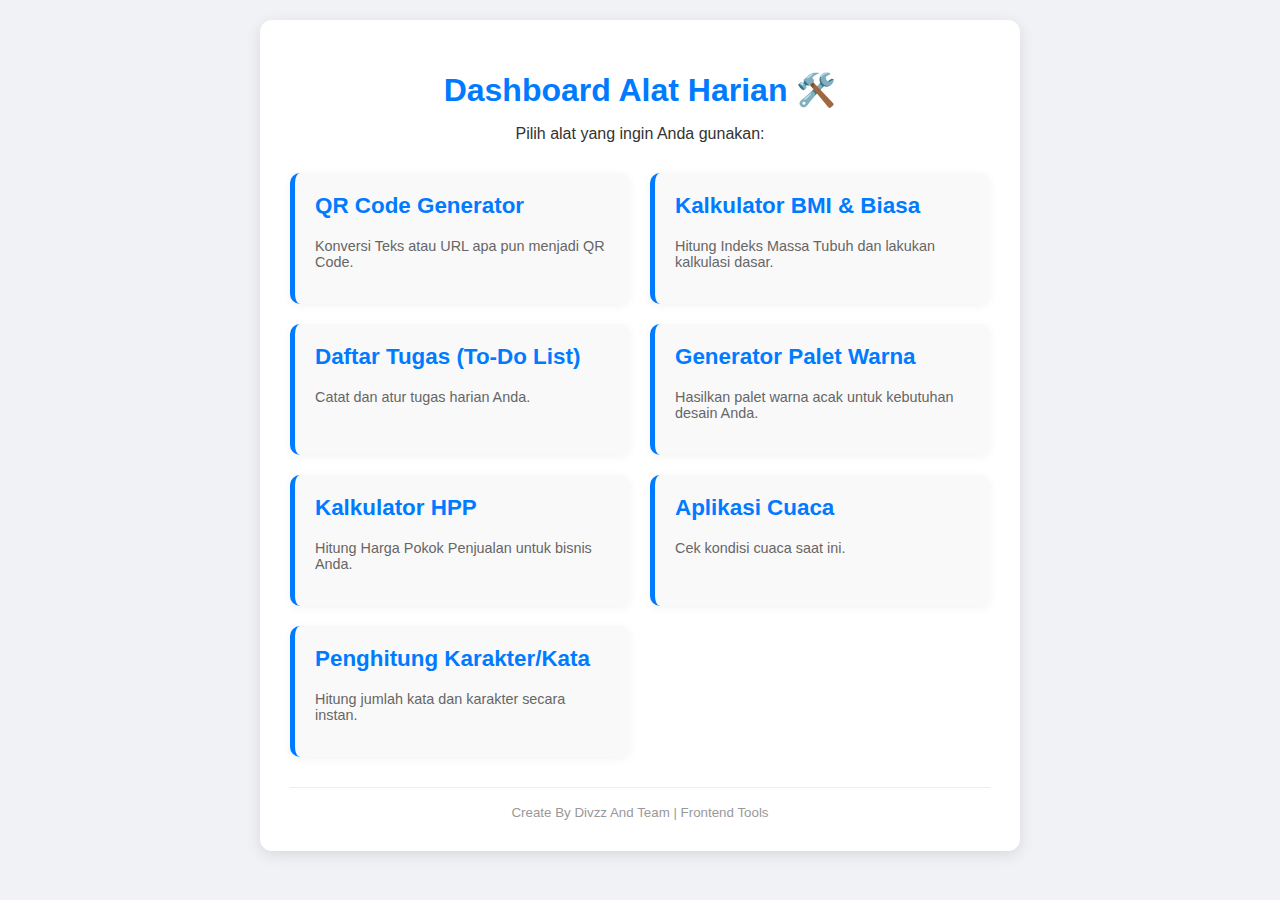
<file: index.html>
<!doctype html>
<html lang="id">
<head>
    <meta charset="utf-8" />
    <meta name="viewport" content="width=device-width,initial-scale=1" />
    <title>Dashboard Alat Berguna</title>
    <link rel="stylesheet" href="style.css">
</head>
<body>
    <main class="container welcome-page">
        <h1>Dashboard Alat Harian 🛠️</h1>
        <p>Pilih alat yang ingin Anda gunakan:</p>

        <div class="card-container">
            <a href="qr_generator.html" class="card">
                <h2>QR Code Generator</h2>
                <p>Konversi Teks atau URL apa pun menjadi QR Code.</p>
            </a>
            
            <a href="kalkulator_bmi.html" class="card">
                <h2>Kalkulator BMI & Biasa</h2>
                <p>Hitung Indeks Massa Tubuh dan lakukan kalkulasi dasar.</p>
            </a>

            <a href="to_do_list.html" class="card">
                <h2>Daftar Tugas (To-Do List)</h2>
                <p>Catat dan atur tugas harian Anda.</p>
            </a>
            
            <a href="color_generator.html" class="card">
                <h2>Generator Palet Warna</h2>
                <p>Hasilkan palet warna acak untuk kebutuhan desain Anda.</p>
            </a>

            <a href="hpp_calculator.html" class="card">
                <h2>Kalkulator HPP</h2>
                <p>Hitung Harga Pokok Penjualan untuk bisnis Anda.</p>
            </a>
            
            <a href="aplikasi_cuaca.html" class="card">
                <h2>Aplikasi Cuaca</h2>
                <p>Cek kondisi cuaca saat ini.</p>
            </a>

            <a href="text_counter.html" class="card">
                <h2>Penghitung Karakter/Kata</h2>
                <p>Hitung jumlah kata dan karakter secara instan.</p>
            </a>
        </div>

        <footer>
            <small>Create By Divzz And Team | Frontend Tools</small>
        </footer>
    </main>
</body>
</html>
</file>
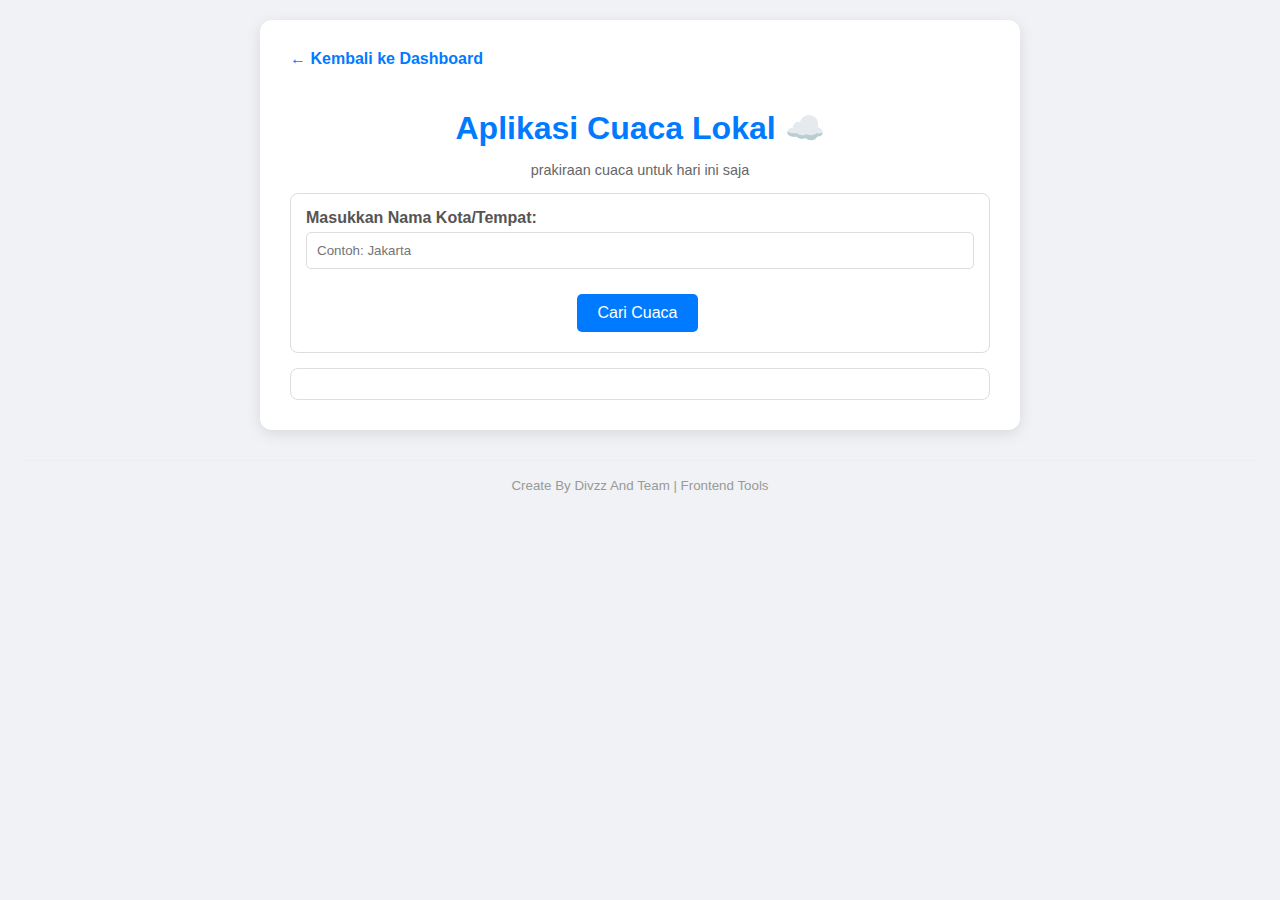
<file: aplikasi_cuaca.html>
<!doctype html>
<html lang="id">
<head>
    <meta charset="utf-8" />
    <meta name="viewport" content="width=device-width,initial-scale=1" />
    <title>Aplikasi Cuaca</title>
    <link rel="stylesheet" href="style.css">
</head>
<body>
    <main class="container">
        <a href="index.html" class="back-link">← Kembali ke Dashboard</a>
        <h1>Aplikasi Cuaca Lokal ☁️</h1>
        <p class="note">prakiraan cuaca untuk hari ini saja</p>

        <section class="controls">
            <div class="input-group">
                <label for="cityInput">Masukkan Nama Kota/Tempat:</label>
                <input type="text" id="cityInput" placeholder="Contoh: Jakarta" required>
            </div>
            <div class="actions">
                <button id="getWeatherBtn">Cari Cuaca</button>
            </div>
        </section>

        <section class="result">
            <div id="weatherResult" class="weather-card hidden">
                <h2 id="cityName"></h2>
                <p id="temp"></p>
                <p id="description"></p>
                <p id="humidity"></p>
                <img id="weatherIcon" alt="Ikon Cuaca">
            </div>
            <div id="weatherError" class="note hidden"></div>
        </section>
    </main>
    <script src="script.js"></script>
    <footer>
        <small>Create By Divzz And Team | Frontend Tools</small>
    </footer>
</main>
</body>
</html>
</file>
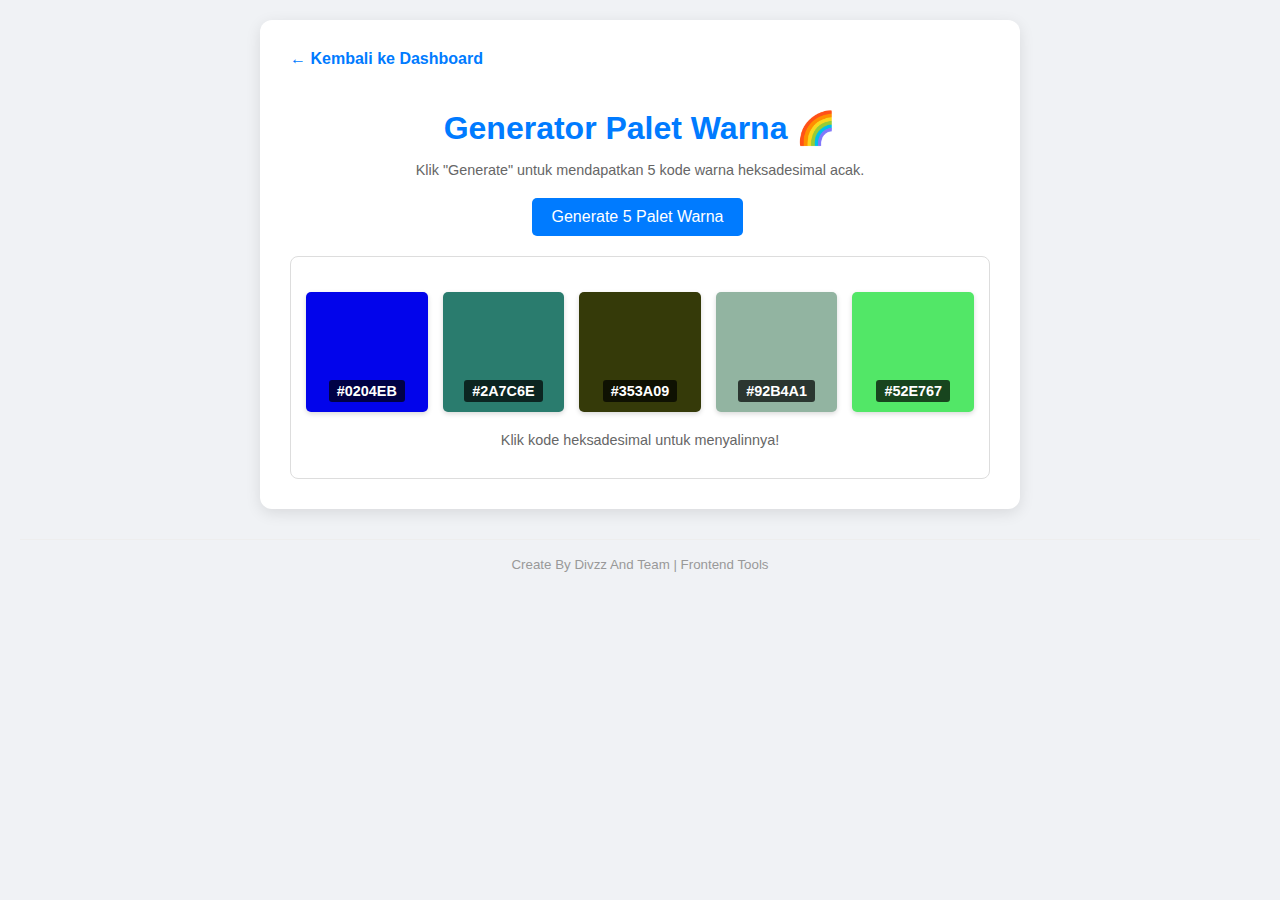
<file: color_generator.html>
<!doctype html>
<html lang="id">
<head>
    <meta charset="utf-8" />
    <meta name="viewport" content="width=device-width,initial-scale=1" />
    <title>Generator Palet Warna</title>
    <link rel="stylesheet" href="style.css">
</head>
<body>
    <main class="container">
        <a href="index.html" class="back-link">← Kembali ke Dashboard</a>
        <h1>Generator Palet Warna 🌈</h1>
        <p class="description">Klik "Generate" untuk mendapatkan 5 kode warna heksadesimal acak.</p>

        <section class="actions">
            <button id="generateColorBtn">Generate 5 Palet Warna</button>
        </section>

        <section class="result">
            <div id="colorPalette" class="color-palette-grid">
                </div>
            <p class="note" style="text-align: center; margin-top: 20px;">Klik kode heksadesimal untuk menyalinnya!</p>
        </section>
    </main>
    <script src="script.js"></script>
    <footer>
        <small>Create By Divzz And Team | Frontend Tools</small>
    </footer>
</main>
</body>
</html>
</file>
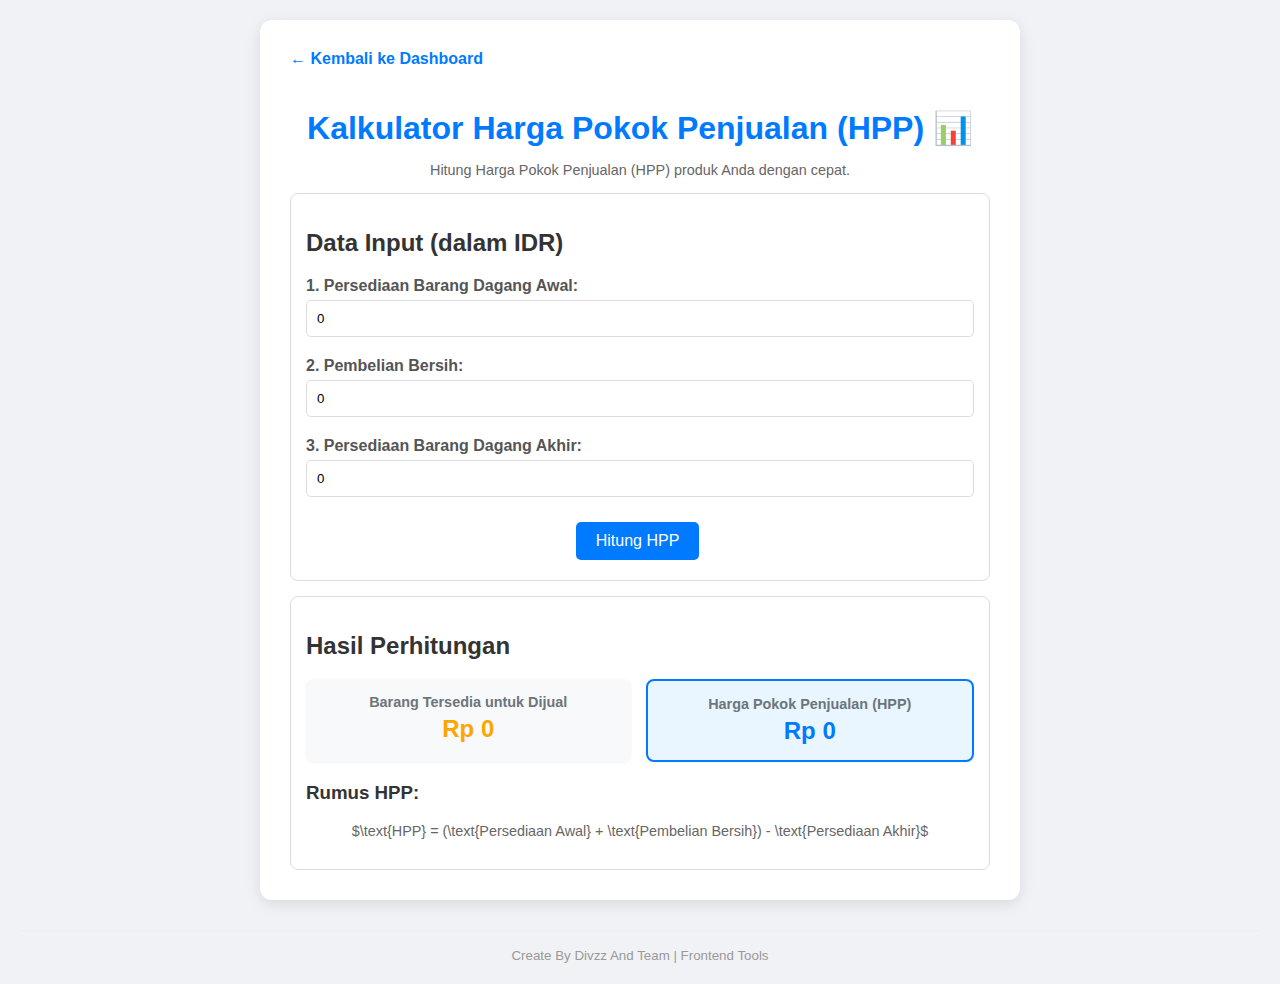
<file: hpp_calculator.html>
<!doctype html>
<html lang="id">
<head>
    <meta charset="utf-8" />
    <meta name="viewport" content="width=device-width,initial-scale=1" />
    <title>Kalkulator HPP</title>
    <link rel="stylesheet" href="style.css">
</head>
<body>
    <main class="container">
        <a href="index.html" class="back-link">← Kembali ke Dashboard</a>
        <h1>Kalkulator Harga Pokok Penjualan (HPP) 📊</h1>
        <p class="description">Hitung Harga Pokok Penjualan (HPP) produk Anda dengan cepat.</p>

        <section class="controls">
            <h2>Data Input (dalam IDR)</h2>
            <div class="input-group">
                <label for="persediaanAwal">1. Persediaan Barang Dagang Awal:</label>
                <input type="number" id="persediaanAwal" value="0" min="0" step="1000">
            </div>
            <div class="input-group">
                <label for="pembelianBersih">2. Pembelian Bersih:</label>
                <input type="number" id="pembelianBersih" value="0" min="0" step="1000">
            </div>
            <div class="input-group">
                <label for="persediaanAkhir">3. Persediaan Barang Dagang Akhir:</label>
                <input type="number" id="persediaanAkhir" value="0" min="0" step="1000">
            </div>
            
            <div class="actions">
                <button id="calculateHppBtn">Hitung HPP</button>
            </div>
            <p id="hppError" class="note hidden" style="color: red;"></p>
        </section>

        <section class="result">
            <h2>Hasil Perhitungan</h2>
            <div class="summary-grid">
                <div class="summary-card">
                    <h4>Barang Tersedia untuk Dijual</h4>
                    <p id="barangTersedia" class="value-highlight">IDR 0</p>
                </div>
                <div class="summary-card balance-card">
                    <h4>Harga Pokok Penjualan (HPP)</h4>
                    <p id="hppResult" class="balance-value">IDR 0</p>
                </div>
            </div>

            <h3>Rumus HPP:</h3>
            <p class="note">$\text{HPP} = (\text{Persediaan Awal} + \text{Pembelian Bersih}) - \text{Persediaan Akhir}$</p>
        </section>
    </main>
    <footer>
        <small>Create By Divzz And Team | Frontend Tools</small>
    </footer>
    <script src="script.js"></script>
</body>
</html>
</file>
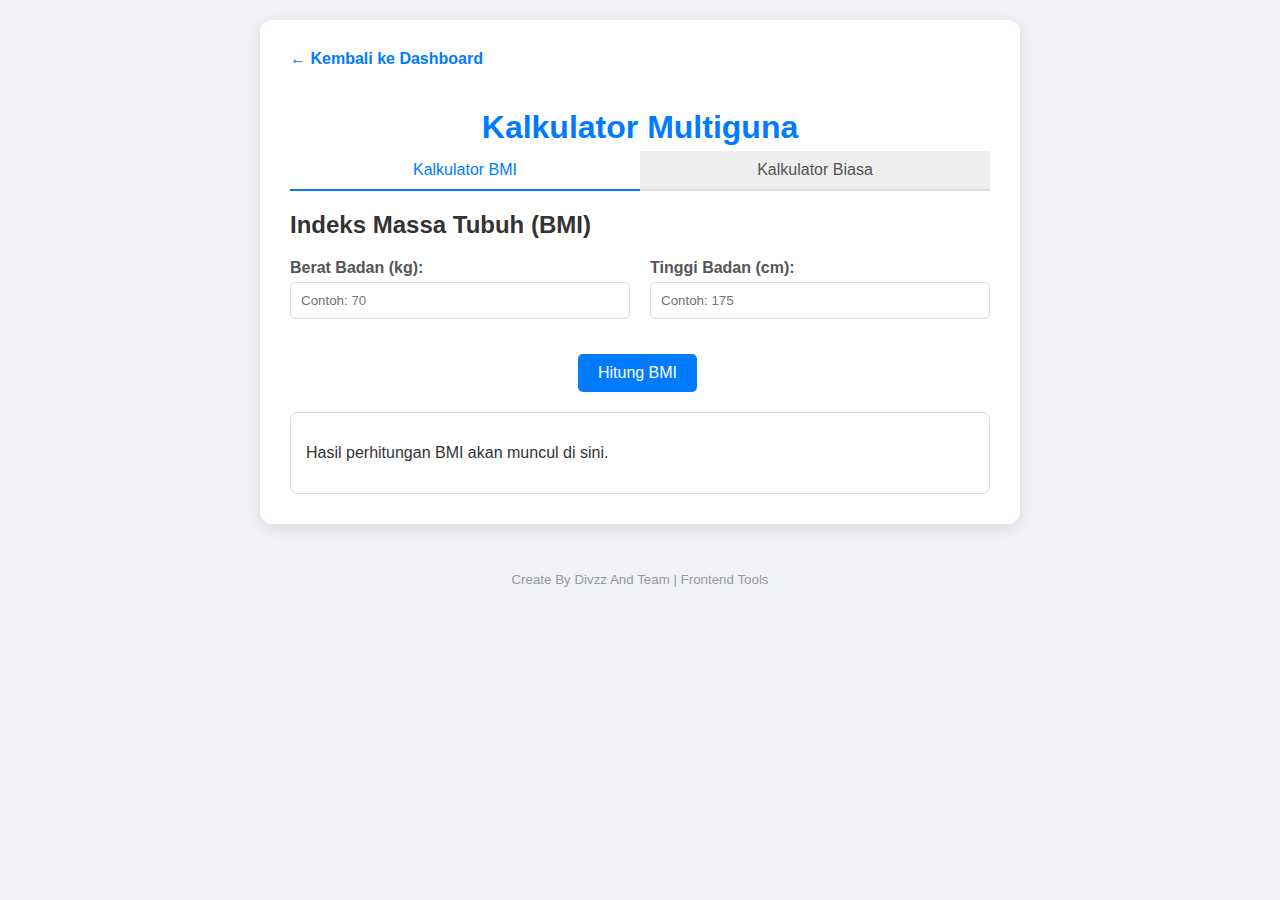
<file: kalkulator_bmi.html>
<!doctype html>
<html lang="id">
<head>
    <meta charset="utf-8" />
    <meta name="viewport" content="width=device-width,initial-scale=1" />
    <title>Kalkulator BMI & Biasa</title>
    <link rel="stylesheet" href="style.css">
</head>
<body>
    <main class="container">
        <a href="index.html" class="back-link">← Kembali ke Dashboard</a>
        <h1>Kalkulator Multiguna</h1>

        <div class="tabs">
            <button class="tab-btn active" data-tab="bmi">Kalkulator BMI</button>
            <button class="tab-btn" data-tab="basic">Kalkulator Biasa</button>
        </div>

        <section id="bmi" class="tool-section active">
            <h2>Indeks Massa Tubuh (BMI)</h2>
            
            <div class="bmi-input-group">
                <div class="input-field">
                    <label for="berat">Berat Badan (kg):</label>
                    <input type="number" id="berat" placeholder="Contoh: 70" min="1" required>
                </div>
                <div class="input-field">
                    <label for="tinggi">Tinggi Badan (cm):</label>
                    <input type="number" id="tinggi" placeholder="Contoh: 175" min="1" required>
                </div>
            </div>

            <div class="actions" style="margin-top: 20px;">
                <button id="hitungBmiBtn">Hitung BMI</button>
            </div>
            
            <div class="result bmi-result-box" id="bmiResult">
                <p>Hasil perhitungan BMI akan muncul di sini.</p>
            </div>
        </section>

        <section id="basic" class="tool-section hidden">
            <h2>Kalkulator Dasar</h2>
            <div class="calculator-container">
                <div id="calculatorDisplay" class="calculator-display">0</div>
                <div class="calculator-grid">
                    <button class="calc-btn clear" data-action="clear">AC</button>
                    <button class="calc-btn operator" data-action="divide">/</button>
                    <button class="calc-btn operator" data-action="multiply">x</button>
                    <button class="calc-btn operator" data-action="subtract">-</button>
                    
                    <button class="calc-btn number" data-value="7">7</button>
                    <button class="calc-btn number" data-value="8">8</button>
                    <button class="calc-btn number" data-value="9">9</button>
                    <button class="calc-btn operator" data-action="add">+</button>
                    
                    <button class="calc-btn number" data-value="4">4</button>
                    <button class="calc-btn number" data-value="5">5</button>
                    <button class="calc-btn number" data-value="6">6</button>
                    <button class="calc-btn equal equal-span-2" data-action="calculate" style="grid-row: span 2;">=</button>
                    
                    <button class="calc-btn number" data-value="1">1</button>
                    <button class="calc-btn number" data-value="2">2</button>
                    <button class="calc-btn number" data-value="3">3</button>
                    <button class="calc-btn number zero-span" data-value="0">0</button>
                    <button class="calc-btn decimal" data-action="decimal">.</button>
                    </div>
            </div>
        </section>
    </main>
    <script src="script.js"></script>
    <footer>
        <small>Create By Divzz And Team | Frontend Tools</small>
    </footer>
</main>
</body>
</html>
</file>
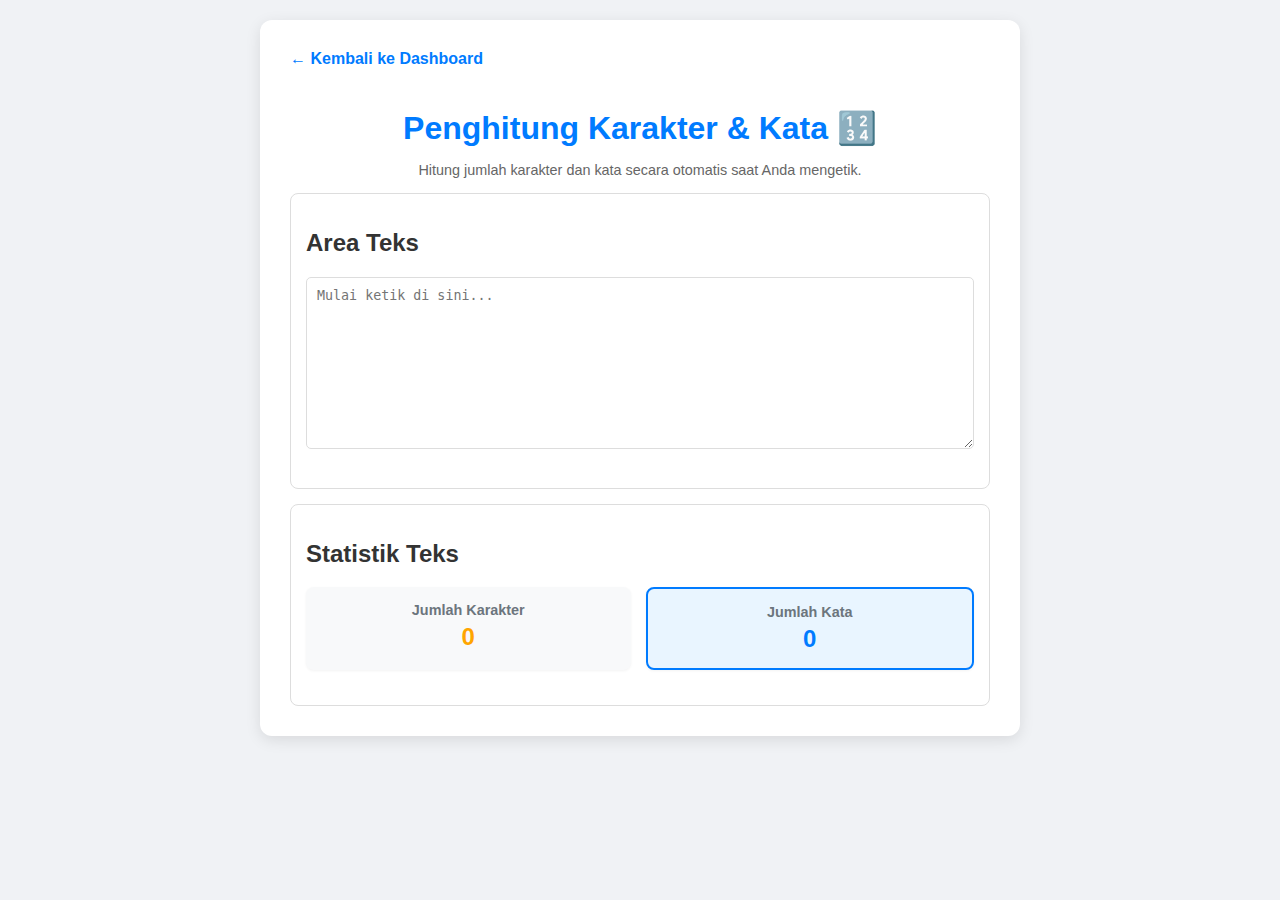
<file: text_counter.html>
<!doctype html>
<html lang="id">
<head>
    <meta charset="utf-8" />
    <meta name="viewport" content="width=device-width,initial-scale=1" />
    <title>Penghitung Karakter & Kata</title>
    <link rel="stylesheet" href="style.css">
</head>
<body>
    <main class="container">
        <a href="index.html" class="back-link">← Kembali ke Dashboard</a>
        <h1>Penghitung Karakter & Kata 🔢</h1>
        <p class="description">Hitung jumlah karakter dan kata secara otomatis saat Anda mengetik.</p>

        <section class="controls">
            <h2>Area Teks</h2>
            <div class="input-group">
                <textarea id="textInput" rows="10" placeholder="Mulai ketik di sini..."></textarea>
            </div>
        </section>

        <section class="result">
            <h2>Statistik Teks</h2>
            <div class="summary-grid">
                <div class="summary-card">
                    <h4>Jumlah Karakter</h4>
                    <p id="charCount" class="value-highlight">0</p>
                </div>
                <div class="summary-card balance-card">
                    <h4>Jumlah Kata</h4>
                    <p id="wordCount" class="balance-value">0</p>
                </div>
            </div>
        </section>
    </main>
    <script src="script.js"></script>
</body>
</html>
</file>
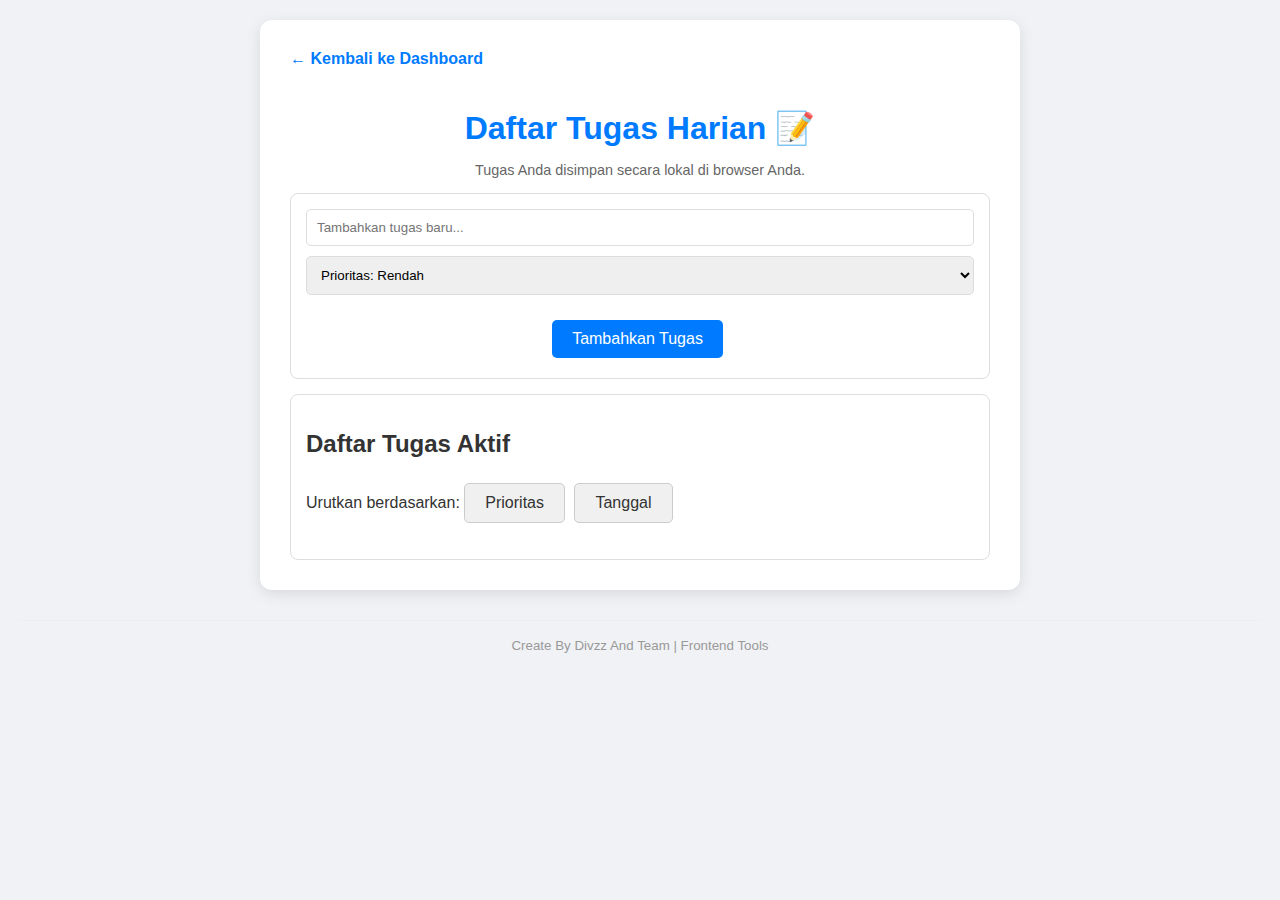
<file: to_do_list.html>
<!doctype html>
<html lang="id">
<head>
    <meta charset="utf-8" />
    <meta name="viewport" content="width=device-width,initial-scale=1" />
    <title>Daftar Tugas (To-Do List)</title>
    <link rel="stylesheet" href="style.css">
</head>
<body>
    <main class="container">
        <a href="index.html" class="back-link">← Kembali ke Dashboard</a>
        <h1>Daftar Tugas Harian 📝</h1>
        <p class="note">Tugas Anda disimpan secara lokal di browser Anda.</p>

        <section class="controls">
            <div class="input-group">
                <input type="text" id="taskInput" placeholder="Tambahkan tugas baru..." required>
                <select id="prioritySelect">
                    <option value="low">Prioritas: Rendah</option>
                    <option value="medium">Prioritas: Sedang</option>
                    <option value="high">Prioritas: Tinggi</option>
                </select>
            </div>
            <div class="actions">
                <button id="addTaskBtn">Tambahkan Tugas</button>
            </div>
        </section>

        <section class="result">
            <h2>Daftar Tugas Aktif</h2>
            <div class="sorting-options">
                Urutkan berdasarkan: 
                <button id="sortPriorityBtn">Prioritas</button>
                <button id="sortDateBtn">Tanggal</button>
            </div>
            <ul id="taskList">
                </ul>
        </section>
    </main>
    <script src="script.js"></script>
    <footer>
        <small>Create By Divzz And Team | Frontend Tools</small>
    </footer>
</main>
</body>
</html>
</file>
<file: style.css>
body {
    margin: 0;
    font-family: 'Segoe UI', Tahoma, Geneva, Verdana, sans-serif;
    background: #f0f2f5;
    color: #333;
    padding: 20px;
}

.container {
    width: 95%;
    max-width: 700px;
    margin: 0 auto;
    background: #ffffff;
    padding: 30px;
    border-radius: 12px;
    box-shadow: 0 4px 15px rgba(0, 0, 0, 0.1);
}

h1 {
    text-align: center;
    color: #007bff;
    margin-bottom: 5px;
}

.description, .note {
    text-align: center;
    color: #666;
    margin-bottom: 15px;
    font-size: 0.9em;
}

.back-link {
    display: inline-block;
    margin-bottom: 20px;
    text-decoration: none;
    color: #007bff;
    font-weight: bold;
}

.back-link:hover {
    text-decoration: underline;
}

/* --- Dashboard Cards --- */
.welcome-page {
    text-align: center;
}

.card-container {
    display: grid;
    grid-template-columns: repeat(auto-fit, minmax(250px, 1fr));
    gap: 20px;
    margin-top: 30px;
}

.card {
    display: block;
    text-decoration: none;
    color: inherit;
    background: #f9f9f9;
    padding: 20px;
    border-radius: 10px;
    box-shadow: 0 2px 10px rgba(0, 0, 0, 0.05);
    transition: transform 0.2s, box-shadow 0.2s;
    border-left: 5px solid #007bff;
}

.card:hover {
    transform: translateY(-3px);
    box-shadow: 0 5px 15px rgba(0, 0, 0, 0.1);
}

.card h2 {
    margin-top: 0;
    color: #007bff;
    font-size: 1.4em;
    text-align: left;
}

.card p {
    color: #666;
    font-size: 0.9em;
    text-align: left;
}


/* --- Forms & Controls --- */
.controls, .result {
    padding: 15px;
    margin-top: 15px;
    border-radius: 8px;
    border: 1px solid #ddd;
}

.input-group {
    margin-bottom: 10px;
}

label {
    display: block;
    margin-bottom: 5px;
    font-weight: bold;
    color: #555;
}

input[type="text"], input[type="number"], select {
    width: 100%;
    padding: 10px;
    margin-bottom: 10px;
    border: 1px solid #ddd;
    border-radius: 5px;
    box-sizing: border-box;
}

.actions {
    text-align: center;
}

button {
    padding: 10px 20px;
    background-color: #007bff;
    color: white;
    border: none;
    border-radius: 5px;
    font-size: 16px;
    cursor: pointer;
    transition: background-color 0.3s;
    margin: 5px 5px 5px 0;
}

button:hover:not(:disabled) {
    background-color: #0056b3;
}

button:disabled {
    background: #ccc;
    cursor: not-allowed;
}

/* --- Tab Navigation (Kalkulator) --- */
.tabs {
    display: flex;
    margin-bottom: 20px;
}

.tab-btn {
    flex: 1;
    background: #eee;
    color: #555;
    border-bottom: 2px solid #ddd;
    border-radius: 0;
    margin: 0;
    padding: 10px 0;
}

.tab-btn.active {
    background: #fff;
    color: #007bff;
    border-bottom: 2px solid #007bff;
}

/* --- Kalkulator Dasar Grid --- */
/* --- Kalkulator Dasar Grid --- */
.calculator-container {
    max-width: 350px; /* Batasi lebar untuk tampilan seperti kalkulator saku */
    margin: 20px auto;
    box-shadow: 0 4px 10px rgba(0, 0, 0, 0.2);
    border-radius: 8px;
    overflow: hidden;
}

.calculator-display {
    background: #333;
    color: white;
    font-size: 2.5em;
    padding: 20px 15px;
    text-align: right;
    margin-bottom: 1px;
    font-weight: 300;
}

.calculator-grid {
    display: grid;
    grid-template-columns: repeat(4, 1fr); /* 4 kolom sama besar */
    gap: 1px;
    background: #ccc; /* Border/spacing */
}

.calc-btn {
    padding: 20px 0;
    font-size: 1.2em;
    border: none;
    background: #f0f0f0;
    cursor: pointer;
    transition: background-color 0.1s;
    margin: 0;
    border-radius: 0;
    color: #333;
}

.calc-btn:hover {
    background: #e0e0e0;
}

/* Modifier untuk tombol spesial */
.number.zero-span {
    grid-column: span 2; /* Membuat tombol '0' membentang dua kolom */
}

.operator {
    background: #ff9500;
    color: white;
}

.operator:hover {
    background: #cc7800;
}

.equal {
    background: #198754;
    color: white;
    /* Properti span 2 baris dipindahkan ke HTML inline agar lebih mudah dikontrol */
}

.equal:hover {
    background: #136a43;
}

.clear {
    background: #dc3545;
    color: white;
}

.clear:hover {
    background: #b82c39;
}



/* --- To-Do List --- */
.sorting-options button {
    background: #f0f0f0;
    color: #333;
    border: 1px solid #ccc;
}

#taskList {
    list-style: none;
    padding: 0;
    margin-top: 15px;
}

#taskList li {
    display: flex;
    justify-content: space-between;
    align-items: center;
    padding: 10px 15px;
    border-bottom: 1px solid #eee;
    background: #fff;
    margin-bottom: 5px;
    border-radius: 5px;
}

.task-text {
    flex-grow: 1;
    cursor: pointer;
}

.task-text.completed {
    text-decoration: line-through;
    color: #aaa;
}

.priority-low { border-left: 5px solid green; }
.priority-medium { border-left: 5px solid orange; }
.priority-high { border-left: 5px solid red; }

.delete-btn {
    background: none;
    color: #dc3545;
    font-weight: bold;
    margin-left: 10px;
    padding: 5px;
}
.delete-btn:hover { background: none; color: #b82c39; }


/* --- Color Generator --- */
.color-palette-grid {
    display: grid;
    grid-template-columns: repeat(auto-fit, minmax(120px, 1fr));
    gap: 15px;
    margin-top: 20px;
}

.color-swatch {
    height: 100px;
    border-radius: 5px;
    display: flex;
    align-items: flex-end;
    justify-content: center;
    padding: 10px;
    cursor: pointer;
    box-shadow: 0 2px 5px rgba(0, 0, 0, 0.15);
}

.color-swatch span {
    background: rgba(0, 0, 0, 0.7);
    color: white;
    padding: 3px 8px;
    border-radius: 3px;
    font-size: 0.9em;
    font-weight: bold;
}

/* --- Weather App --- */
.weather-card {
    text-align: center;
    padding: 20px;
    background: #f0f8ff;
    border-radius: 10px;
    border: 1px solid #bce2ff;
    margin-top: 20px;
}

.weather-card h2 {
    font-size: 2em;
    margin-bottom: 5px;
    color: #007bff;
}

.weather-card p {
    font-size: 1.2em;
    margin: 5px 0;
}

#temp {
    font-size: 3em;
    font-weight: bold;
    color: #333;
}

#weatherIcon {
    width: 80px;
    height: 80px;
}


/* --- Utilities --- */
.hidden {
    display: none !important;
}

footer {
    text-align: center;
    margin-top: 30px;
    padding-top: 15px;
    border-top: 1px solid #eee;
    color: #999;
}






/* --- Tambahan CSS: Layout BMI --- */
/* (Anda mungkin sudah menambahkan ini sebelumnya, tapi ini untuk memastikan) */
.bmi-input-group {
    display: flex;
    gap: 20px;
    margin-bottom: 20px;
}
.bmi-input-group .input-field {
    flex: 1;
}

/* --- MEDIA QUERIES UNTUK MOBILE (Maks. Lebar 600px) --- */
@media (max-width: 600px) {
    .container {
        padding: 15px; /* Kurangi padding container */
        width: 100%;
        margin: 0; /* Hilangkan margin auto di mobile */
        border-radius: 0;
        box-shadow: none;
    }

    h1 {
        font-size: 1.8em;
    }

    /* 1. Dashboard Cards */
    .card-container {
        grid-template-columns: 1fr; /* Memaksa setiap kartu untuk mengambil lebar penuh */
        gap: 15px;
    }

    /* 2. Kalkulator BMI */
    .bmi-input-group {
        flex-direction: column; /* Tumpuk input (berat & tinggi) menjadi vertikal */
        gap: 0;
    }

    /* 3. Input Kontrol Umum */
    .actions button {
        width: 100%;
        margin: 5px 0;
    }

    /* 4. Kalkulator Dasar */
    .calculator-container {
        max-width: 100%;
    }
    .calc-btn {
        padding: 15px 0;
        font-size: 1.1em;
    }

    /* 5. Prakiraan Cuaca (Gaya lama, perlu disempurnakan) */
    /* .forecast-cards {
        flex-wrap: wrap; 
        justify-content: center;
        gap: 15px;
    }
    .forecast-card {
        min-width: 45%; 
        max-width: 45%;
        padding: 10px;
    } */
    
    /* 6. Budget Tracker & HPP (PENTING: Pastikan semua ringkasan bertumpuk) */
    .summary-grid {
        flex-direction: column; /* Tumpuk semua kartu ringkasan secara vertikal */
        gap: 10px;
    }
    
    /* Tombol Aksi Anggaran */
    .budget-actions {
        flex-direction: column;
    }
    
    /* 7. To-Do List & Transaksi */
    .transaction-item {
        /* Memastikan konten transaksi tetap terlihat rapi dalam satu baris, atau ditumpuk jika perlu */
        flex-direction: column;
        align-items: flex-start;
    }
    .transaction-amount {
        margin-top: 5px;
        align-self: flex-end; /* Dorong jumlah ke kanan bawah */
    }
    
    /* 8. JSON Tool/Base64 Tool: textarea harus mengambil lebar penuh (sudah diatur oleh input[type="text"] ) */
    textarea {
        width: 100%;
    }

    /* 9. Image Resizer (Memastikan input dimensi bertumpuk) */
    .dims-group {
        flex-direction: column;
        gap: 10px;
    }
    
    /* 10. Avatar Generator (Memastikan preview dan controls bertumpuk) */
    .avatar-app-container {
        flex-direction: column; 
    }
    .avatar-preview-box, .avatar-controls-box {
        flex-basis: 100%;
        padding: 10px;
    }
    .customization-option {
        grid-template-columns: repeat(2, 1fr); /* Ubah menjadi 2 kolom agar tombol lebih besar di HP */
    }
}






/* Pastikan gaya summary-grid dan summary-card (dari Budget Tracker) sudah ada: */
.summary-grid {
    display: flex;
    justify-content: space-between;
    gap: 15px;
    margin-bottom: 20px;
}

.summary-card {
    flex: 1;
    text-align: center;
    padding: 15px 10px;
    border-radius: 8px;
    background: #f8f9fa;
    box-shadow: 0 1px 3px rgba(0, 0, 0, 0.05);
}

.summary-card h4 {
    margin: 0 0 5px 0;
    font-size: 0.9em;
    color: #6c757d;
}

.summary-card p {
    margin: 0;
    font-size: 1.5em;
    font-weight: bold;
}

.balance-card {
    border: 2px solid #007bff; /* Border menonjol */
    background: #e9f5ff;
}

.balance-value, .value-highlight {
    color: #007bff; /* Gunakan warna biru untuk penekanan */
}




/* --- Gaya Penghitung Teks --- */
/* Pastikan textarea memiliki lebar penuh */
textarea {
    width: 100%;
    padding: 10px;
    margin-bottom: 10px;
    border: 1px solid #ddd;
    border-radius: 5px;
    box-sizing: border-box;
}

/* Penyesuaian tampilan statistik */
.value-highlight {
    color: orange; /* Gunakan warna lain untuk membedakan dari saldo */
}
</file>
